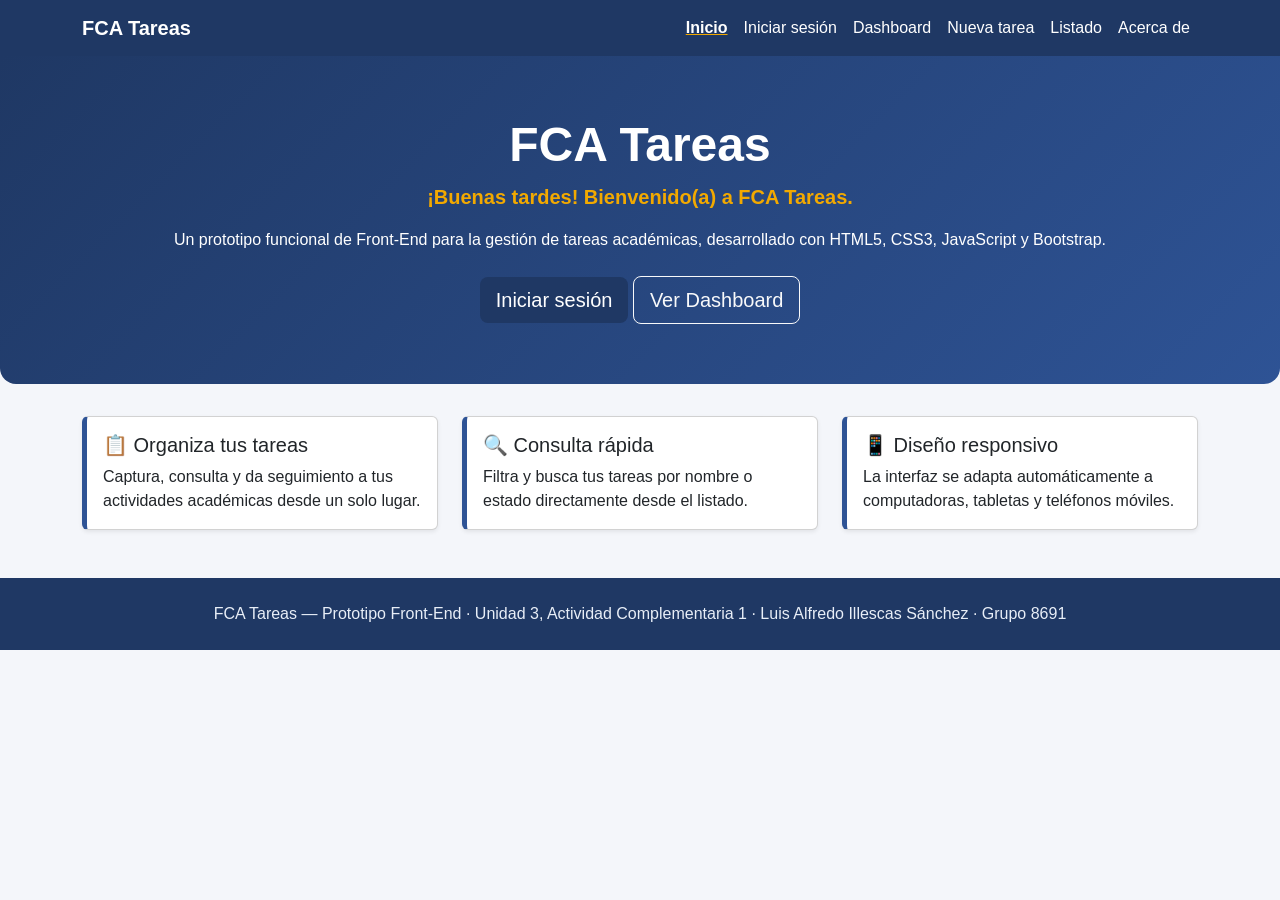
<file: index.html>
<!DOCTYPE html>
<html lang="es">
<head>
  <meta charset="UTF-8" />
  <meta name="viewport" content="width=device-width, initial-scale=1.0" />
  <title>FCA Tareas — Inicio</title>
  <link rel="stylesheet" href="https://cdnjs.cloudflare.com/ajax/libs/bootstrap/5.3.3/css/bootstrap.min.css">
  <link rel="stylesheet" href="css/style.css">
</head>
<body>

  <nav class="navbar navbar-expand-lg navbar-fca">
    <div class="container">
      <a class="navbar-brand fw-bold" href="index.html">FCA Tareas</a>
      <button class="navbar-toggler" type="button" data-bs-toggle="collapse" data-bs-target="#navMenu">
        <span class="navbar-toggler-icon"></span>
      </button>
      <div class="collapse navbar-collapse" id="navMenu">
        <ul class="navbar-nav ms-auto">
          <li class="nav-item"><a class="nav-link active" href="index.html">Inicio</a></li>
          <li class="nav-item"><a class="nav-link" href="login.html">Iniciar sesión</a></li>
          <li class="nav-item"><a class="nav-link" href="dashboard.html">Dashboard</a></li>
          <li class="nav-item"><a class="nav-link" href="formulario.html">Nueva tarea</a></li>
          <li class="nav-item"><a class="nav-link" href="listado.html">Listado</a></li>
          <li class="nav-item"><a class="nav-link" href="acerca.html">Acerca de</a></li>
        </ul>
      </div>
    </div>
  </nav>

  <section class="hero text-center">
    <div class="container">
      <h1 class="display-5 fw-bold">FCA Tareas</h1>
      <p class="lead" id="saludoDinamico">Bienvenido(a) a FCA Tareas.</p>
      <p>Un prototipo funcional de Front-End para la gestión de tareas académicas, desarrollado con HTML5, CSS3, JavaScript y Bootstrap.</p>
      <a href="login.html" class="btn btn-lg btn-fca mt-2">Iniciar sesión</a>
      <a href="dashboard.html" class="btn btn-lg btn-outline-light mt-2">Ver Dashboard</a>
    </div>
  </section>

  <div class="container">
    <div class="row g-4 mb-5">
      <div class="col-md-4">
        <div class="card card-tarea h-100 shadow-sm">
          <div class="card-body">
            <h5 class="card-title">📋 Organiza tus tareas</h5>
            <p class="card-text">Captura, consulta y da seguimiento a tus actividades académicas desde un solo lugar.</p>
          </div>
        </div>
      </div>
      <div class="col-md-4">
        <div class="card card-tarea h-100 shadow-sm">
          <div class="card-body">
            <h5 class="card-title">🔍 Consulta rápida</h5>
            <p class="card-text">Filtra y busca tus tareas por nombre o estado directamente desde el listado.</p>
          </div>
        </div>
      </div>
      <div class="col-md-4">
        <div class="card card-tarea h-100 shadow-sm">
          <div class="card-body">
            <h5 class="card-title">📱 Diseño responsivo</h5>
            <p class="card-text">La interfaz se adapta automáticamente a computadoras, tabletas y teléfonos móviles.</p>
          </div>
        </div>
      </div>
    </div>
  </div>

  <footer class="text-center">
    <div class="container">
      <p class="mb-0">FCA Tareas — Prototipo Front-End · Unidad 3, Actividad Complementaria 1 · Luis Alfredo Illescas Sánchez · Grupo 8691</p>
    </div>
  </footer>

  <script src="https://cdnjs.cloudflare.com/ajax/libs/bootstrap/5.3.3/js/bootstrap.bundle.min.js"></script>
  <script src="js/script.js"></script>
</body>
</html>
</file>
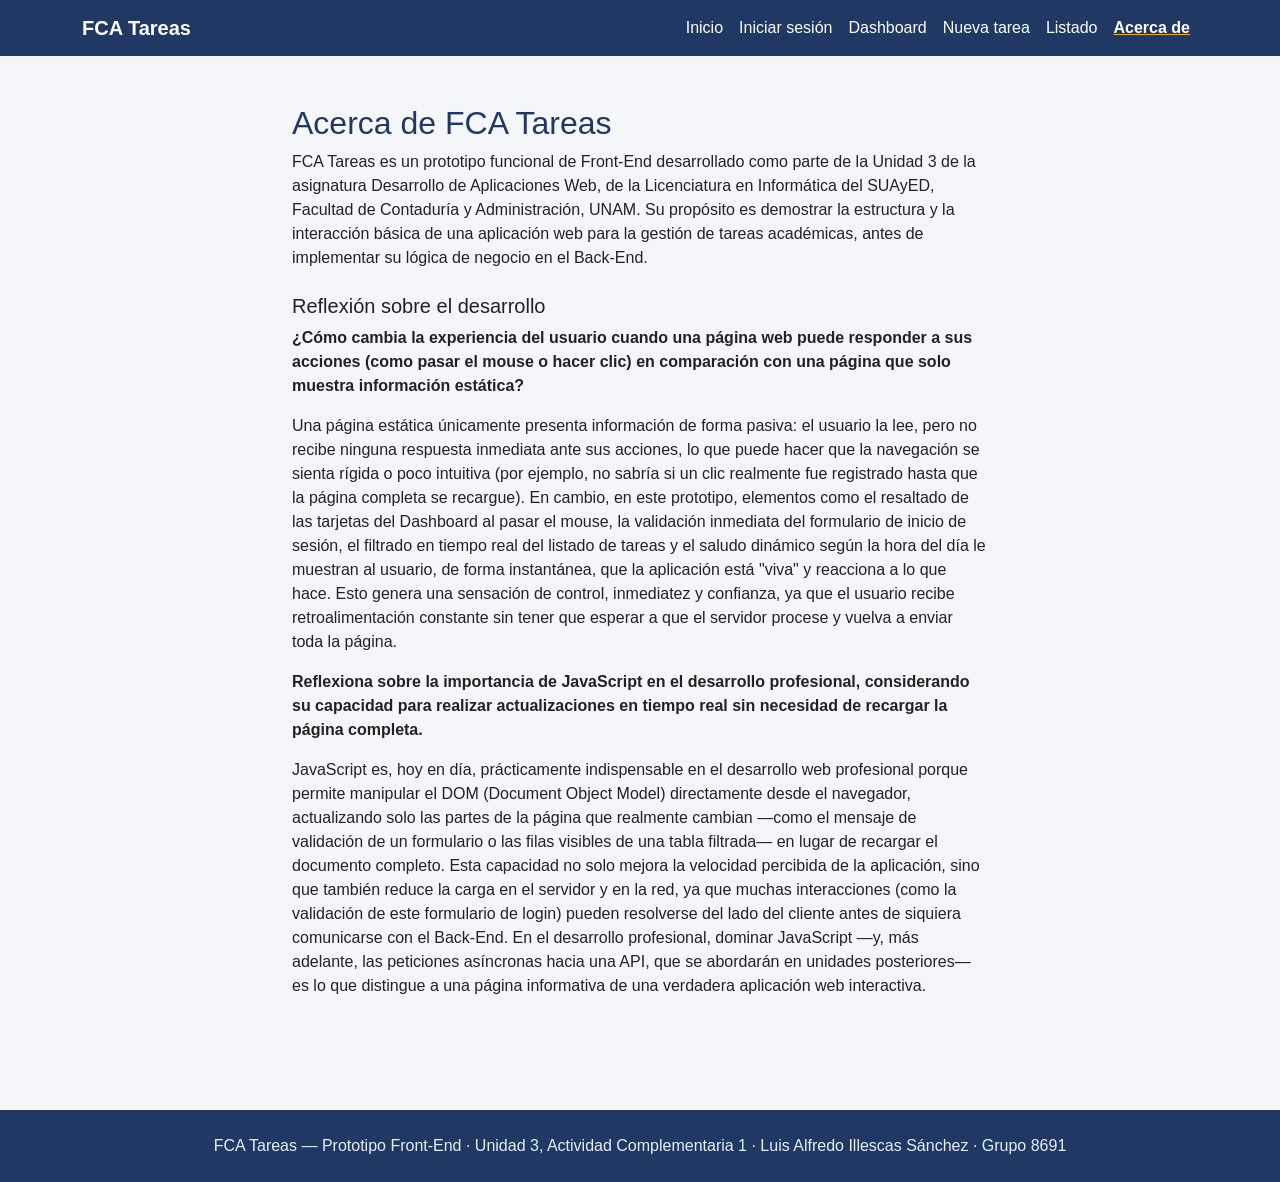
<file: acerca.html>
<!DOCTYPE html>
<html lang="es">
<head>
  <meta charset="UTF-8" />
  <meta name="viewport" content="width=device-width, initial-scale=1.0" />
  <title>FCA Tareas — Acerca de</title>
  <link rel="stylesheet" href="https://cdnjs.cloudflare.com/ajax/libs/bootstrap/5.3.3/css/bootstrap.min.css">
  <link rel="stylesheet" href="css/style.css">
</head>
<body>

  <nav class="navbar navbar-expand-lg navbar-fca">
    <div class="container">
      <a class="navbar-brand fw-bold" href="index.html">FCA Tareas</a>
      <button class="navbar-toggler" type="button" data-bs-toggle="collapse" data-bs-target="#navMenu">
        <span class="navbar-toggler-icon"></span>
      </button>
      <div class="collapse navbar-collapse" id="navMenu">
        <ul class="navbar-nav ms-auto">
          <li class="nav-item"><a class="nav-link" href="index.html">Inicio</a></li>
          <li class="nav-item"><a class="nav-link" href="login.html">Iniciar sesión</a></li>
          <li class="nav-item"><a class="nav-link" href="dashboard.html">Dashboard</a></li>
          <li class="nav-item"><a class="nav-link" href="formulario.html">Nueva tarea</a></li>
          <li class="nav-item"><a class="nav-link" href="listado.html">Listado</a></li>
          <li class="nav-item"><a class="nav-link active" href="acerca.html">Acerca de</a></li>
        </ul>
      </div>
    </div>
  </nav>

  <div class="container py-5" style="max-width:720px;">
    <h2 style="color:var(--azul-fca);">Acerca de FCA Tareas</h2>
    <p>
      FCA Tareas es un prototipo funcional de Front-End desarrollado como parte de la Unidad 3 de la asignatura
      Desarrollo de Aplicaciones Web, de la Licenciatura en Informática del SUAyED, Facultad de Contaduría y
      Administración, UNAM. Su propósito es demostrar la estructura y la interacción básica de una aplicación web
      para la gestión de tareas académicas, antes de implementar su lógica de negocio en el Back-End.
    </p>
    <h5 class="mt-4">Reflexión sobre el desarrollo</h5>
    <p>
      <strong>¿Cómo cambia la experiencia del usuario cuando una página web puede responder a sus acciones
      (como pasar el mouse o hacer clic) en comparación con una página que solo muestra información estática?</strong>
    </p>
    <p>
      Una página estática únicamente presenta información de forma pasiva: el usuario la lee, pero no recibe
      ninguna respuesta inmediata ante sus acciones, lo que puede hacer que la navegación se sienta rígida o poco
      intuitiva (por ejemplo, no sabría si un clic realmente fue registrado hasta que la página completa se
      recargue). En cambio, en este prototipo, elementos como el resaltado de las tarjetas del Dashboard al pasar
      el mouse, la validación inmediata del formulario de inicio de sesión, el filtrado en tiempo real del listado
      de tareas y el saludo dinámico según la hora del día le muestran al usuario, de forma instantánea, que la
      aplicación está "viva" y reacciona a lo que hace. Esto genera una sensación de control, inmediatez y
      confianza, ya que el usuario recibe retroalimentación constante sin tener que esperar a que el servidor
      procese y vuelva a enviar toda la página.
    </p>
    <p>
      <strong>Reflexiona sobre la importancia de JavaScript en el desarrollo profesional, considerando su
      capacidad para realizar actualizaciones en tiempo real sin necesidad de recargar la página completa.</strong>
    </p>
    <p>
      JavaScript es, hoy en día, prácticamente indispensable en el desarrollo web profesional porque permite
      manipular el DOM (Document Object Model) directamente desde el navegador, actualizando solo las partes de
      la página que realmente cambian —como el mensaje de validación de un formulario o las filas visibles de una
      tabla filtrada— en lugar de recargar el documento completo. Esta capacidad no solo mejora la velocidad
      percibida de la aplicación, sino que también reduce la carga en el servidor y en la red, ya que muchas
      interacciones (como la validación de este formulario de login) pueden resolverse del lado del cliente antes
      de siquiera comunicarse con el Back-End. En el desarrollo profesional, dominar JavaScript —y, más adelante,
      las peticiones asíncronas hacia una API, que se abordarán en unidades posteriores— es lo que distingue a una
      página informativa de una verdadera aplicación web interactiva.
    </p>
  </div>

  <footer class="text-center">
    <div class="container">
      <p class="mb-0">FCA Tareas — Prototipo Front-End · Unidad 3, Actividad Complementaria 1 · Luis Alfredo Illescas Sánchez · Grupo 8691</p>
    </div>
  </footer>

  <script src="https://cdnjs.cloudflare.com/ajax/libs/bootstrap/5.3.3/js/bootstrap.bundle.min.js"></script>
  <script src="js/script.js"></script>
</body>
</html>
</file>
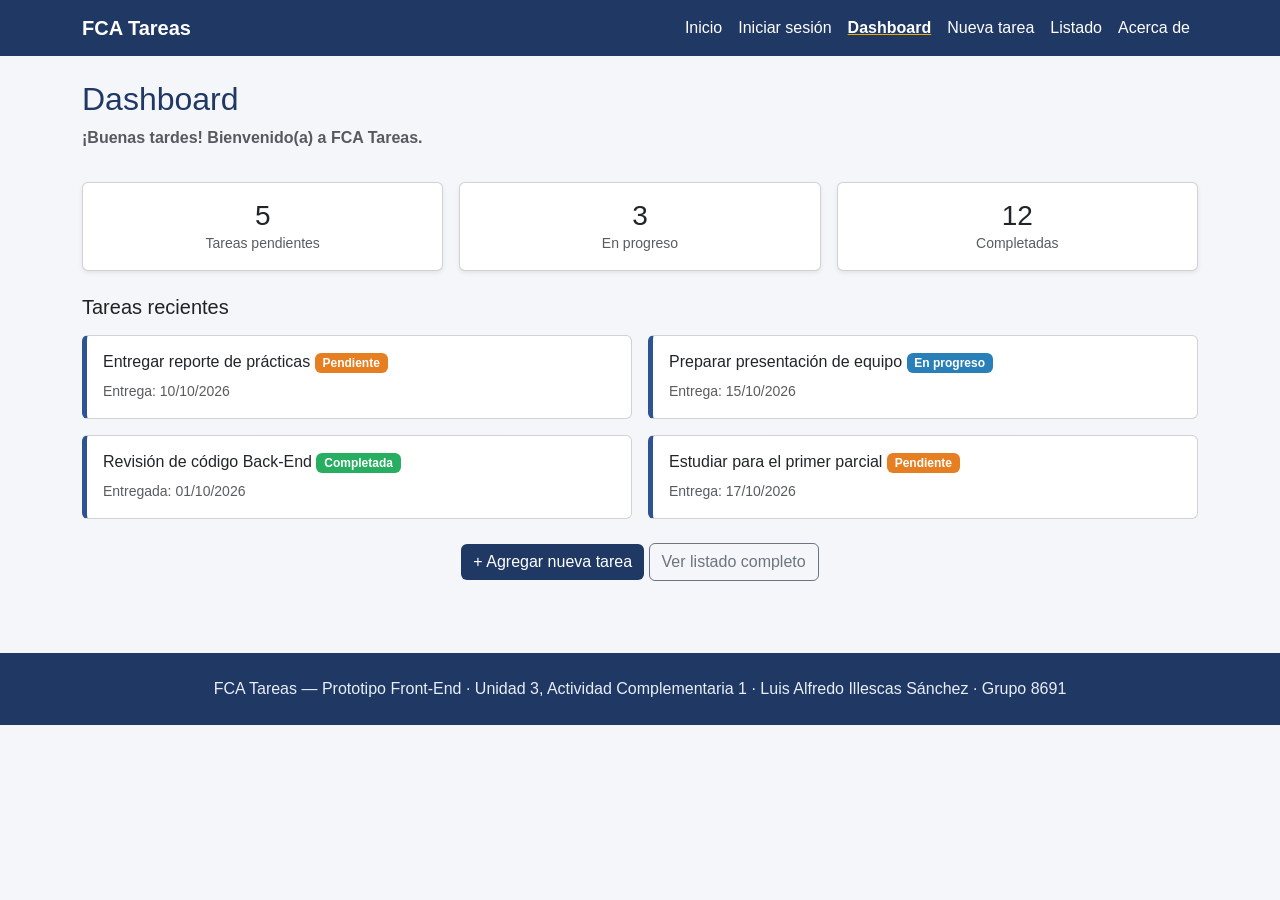
<file: dashboard.html>
<!DOCTYPE html>
<html lang="es">
<head>
  <meta charset="UTF-8" />
  <meta name="viewport" content="width=device-width, initial-scale=1.0" />
  <title>FCA Tareas — Dashboard</title>
  <link rel="stylesheet" href="https://cdnjs.cloudflare.com/ajax/libs/bootstrap/5.3.3/css/bootstrap.min.css">
  <link rel="stylesheet" href="css/style.css">
</head>
<body>

  <nav class="navbar navbar-expand-lg navbar-fca">
    <div class="container">
      <a class="navbar-brand fw-bold" href="index.html">FCA Tareas</a>
      <button class="navbar-toggler" type="button" data-bs-toggle="collapse" data-bs-target="#navMenu">
        <span class="navbar-toggler-icon"></span>
      </button>
      <div class="collapse navbar-collapse" id="navMenu">
        <ul class="navbar-nav ms-auto">
          <li class="nav-item"><a class="nav-link" href="index.html">Inicio</a></li>
          <li class="nav-item"><a class="nav-link" href="login.html">Iniciar sesión</a></li>
          <li class="nav-item"><a class="nav-link active" href="dashboard.html">Dashboard</a></li>
          <li class="nav-item"><a class="nav-link" href="formulario.html">Nueva tarea</a></li>
          <li class="nav-item"><a class="nav-link" href="listado.html">Listado</a></li>
          <li class="nav-item"><a class="nav-link" href="acerca.html">Acerca de</a></li>
        </ul>
      </div>
    </div>
  </nav>

  <div class="container py-4">
    <h2 style="color:var(--azul-fca);">Dashboard</h2>
    <p class="text-muted" id="saludoDinamico">Resumen general de tus tareas académicas.</p>

    <div class="row g-3 my-3">
      <div class="col-md-4">
        <div class="card text-center p-3 shadow-sm">
          <h3 class="mb-0">5</h3>
          <small class="text-muted">Tareas pendientes</small>
        </div>
      </div>
      <div class="col-md-4">
        <div class="card text-center p-3 shadow-sm">
          <h3 class="mb-0">3</h3>
          <small class="text-muted">En progreso</small>
        </div>
      </div>
      <div class="col-md-4">
        <div class="card text-center p-3 shadow-sm">
          <h3 class="mb-0">12</h3>
          <small class="text-muted">Completadas</small>
        </div>
      </div>
    </div>

    <h5 class="mt-4 mb-3">Tareas recientes</h5>
    <div class="row g-3">
      <div class="col-md-6">
        <div class="card card-tarea p-3">
          <h6>Entregar reporte de prácticas <span class="badge badge-pendiente">Pendiente</span></h6>
          <small class="text-muted">Entrega: 10/10/2026</small>
        </div>
      </div>
      <div class="col-md-6">
        <div class="card card-tarea p-3">
          <h6>Preparar presentación de equipo <span class="badge badge-progreso">En progreso</span></h6>
          <small class="text-muted">Entrega: 15/10/2026</small>
        </div>
      </div>
      <div class="col-md-6">
        <div class="card card-tarea p-3">
          <h6>Revisión de código Back-End <span class="badge badge-completada">Completada</span></h6>
          <small class="text-muted">Entregada: 01/10/2026</small>
        </div>
      </div>
      <div class="col-md-6">
        <div class="card card-tarea p-3">
          <h6>Estudiar para el primer parcial <span class="badge badge-pendiente">Pendiente</span></h6>
          <small class="text-muted">Entrega: 17/10/2026</small>
        </div>
      </div>
    </div>

    <div class="text-center mt-4">
      <a href="formulario.html" class="btn btn-fca">+ Agregar nueva tarea</a>
      <a href="listado.html" class="btn btn-outline-secondary">Ver listado completo</a>
    </div>
  </div>

  <footer class="text-center">
    <div class="container">
      <p class="mb-0">FCA Tareas — Prototipo Front-End · Unidad 3, Actividad Complementaria 1 · Luis Alfredo Illescas Sánchez · Grupo 8691</p>
    </div>
  </footer>

  <script src="https://cdnjs.cloudflare.com/ajax/libs/bootstrap/5.3.3/js/bootstrap.bundle.min.js"></script>
  <script src="js/script.js"></script>
</body>
</html>
</file>
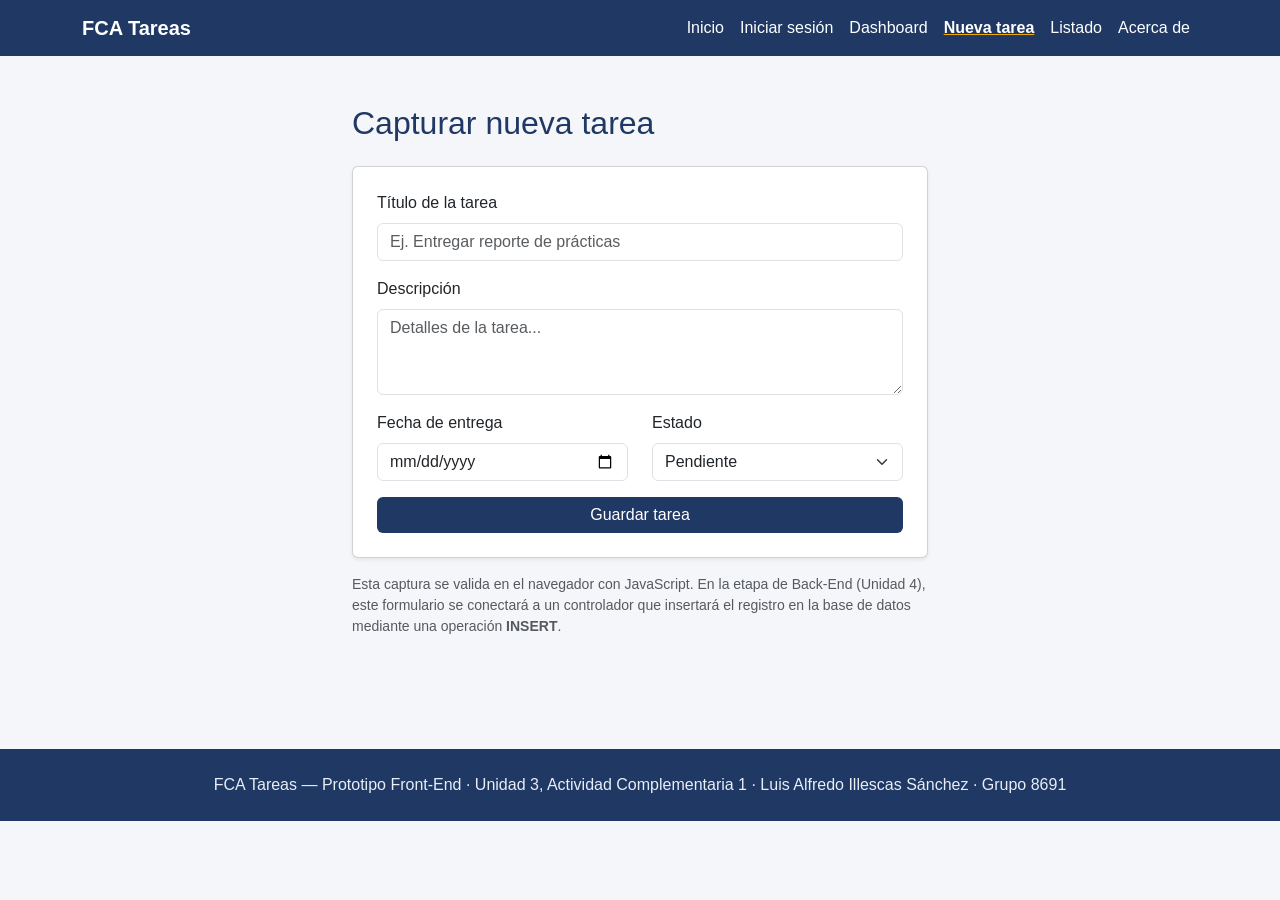
<file: formulario.html>
<!DOCTYPE html>
<html lang="es">
<head>
  <meta charset="UTF-8" />
  <meta name="viewport" content="width=device-width, initial-scale=1.0" />
  <title>FCA Tareas — Nueva tarea</title>
  <link rel="stylesheet" href="https://cdnjs.cloudflare.com/ajax/libs/bootstrap/5.3.3/css/bootstrap.min.css">
  <link rel="stylesheet" href="css/style.css">
</head>
<body>

  <nav class="navbar navbar-expand-lg navbar-fca">
    <div class="container">
      <a class="navbar-brand fw-bold" href="index.html">FCA Tareas</a>
      <button class="navbar-toggler" type="button" data-bs-toggle="collapse" data-bs-target="#navMenu">
        <span class="navbar-toggler-icon"></span>
      </button>
      <div class="collapse navbar-collapse" id="navMenu">
        <ul class="navbar-nav ms-auto">
          <li class="nav-item"><a class="nav-link" href="index.html">Inicio</a></li>
          <li class="nav-item"><a class="nav-link" href="login.html">Iniciar sesión</a></li>
          <li class="nav-item"><a class="nav-link" href="dashboard.html">Dashboard</a></li>
          <li class="nav-item"><a class="nav-link active" href="formulario.html">Nueva tarea</a></li>
          <li class="nav-item"><a class="nav-link" href="listado.html">Listado</a></li>
          <li class="nav-item"><a class="nav-link" href="acerca.html">Acerca de</a></li>
        </ul>
      </div>
    </div>
  </nav>

  <div class="container py-5" style="max-width:600px;">
    <h2 class="mb-4" style="color:var(--azul-fca);">Capturar nueva tarea</h2>
    <form id="tareaForm" class="card p-4 shadow-sm">
      <div class="mb-3">
        <label for="tituloTarea" class="form-label">Título de la tarea</label>
        <input type="text" class="form-control" id="tituloTarea" placeholder="Ej. Entregar reporte de prácticas">
      </div>
      <div class="mb-3">
        <label for="descripcionTarea" class="form-label">Descripción</label>
        <textarea class="form-control" id="descripcionTarea" rows="3" placeholder="Detalles de la tarea..."></textarea>
      </div>
      <div class="row">
        <div class="col-md-6 mb-3">
          <label for="fechaTarea" class="form-label">Fecha de entrega</label>
          <input type="date" class="form-control" id="fechaTarea">
        </div>
        <div class="col-md-6 mb-3">
          <label for="estadoTarea" class="form-label">Estado</label>
          <select class="form-select" id="estadoTarea">
            <option value="pendiente">Pendiente</option>
            <option value="progreso">En progreso</option>
            <option value="completada">Completada</option>
          </select>
        </div>
      </div>
      <button type="submit" class="btn btn-fca w-100">Guardar tarea</button>
      <div id="tareaResultado" class="d-none"></div>
    </form>
    <p class="text-muted small mt-3">
      Esta captura se valida en el navegador con JavaScript. En la etapa de Back-End (Unidad 4), este formulario se
      conectará a un controlador que insertará el registro en la base de datos mediante una operación
      <strong>INSERT</strong>.
    </p>
  </div>

  <footer class="text-center">
    <div class="container">
      <p class="mb-0">FCA Tareas — Prototipo Front-End · Unidad 3, Actividad Complementaria 1 · Luis Alfredo Illescas Sánchez · Grupo 8691</p>
    </div>
  </footer>

  <script src="https://cdnjs.cloudflare.com/ajax/libs/bootstrap/5.3.3/js/bootstrap.bundle.min.js"></script>
  <script src="js/script.js"></script>
</body>
</html>
</file>
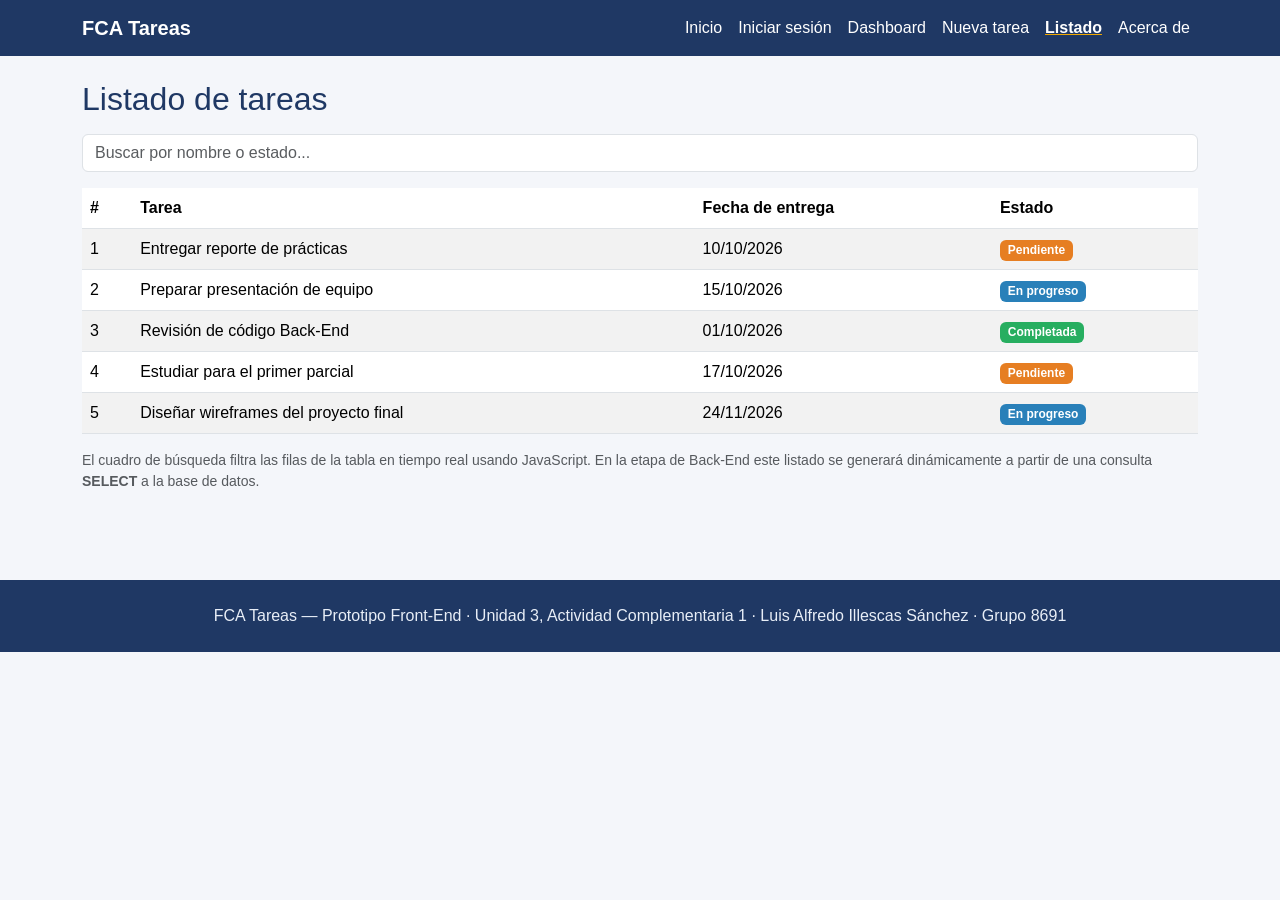
<file: listado.html>
<!DOCTYPE html>
<html lang="es">
<head>
  <meta charset="UTF-8" />
  <meta name="viewport" content="width=device-width, initial-scale=1.0" />
  <title>FCA Tareas — Listado</title>
  <link rel="stylesheet" href="https://cdnjs.cloudflare.com/ajax/libs/bootstrap/5.3.3/css/bootstrap.min.css">
  <link rel="stylesheet" href="css/style.css">
</head>
<body>

  <nav class="navbar navbar-expand-lg navbar-fca">
    <div class="container">
      <a class="navbar-brand fw-bold" href="index.html">FCA Tareas</a>
      <button class="navbar-toggler" type="button" data-bs-toggle="collapse" data-bs-target="#navMenu">
        <span class="navbar-toggler-icon"></span>
      </button>
      <div class="collapse navbar-collapse" id="navMenu">
        <ul class="navbar-nav ms-auto">
          <li class="nav-item"><a class="nav-link" href="index.html">Inicio</a></li>
          <li class="nav-item"><a class="nav-link" href="login.html">Iniciar sesión</a></li>
          <li class="nav-item"><a class="nav-link" href="dashboard.html">Dashboard</a></li>
          <li class="nav-item"><a class="nav-link" href="formulario.html">Nueva tarea</a></li>
          <li class="nav-item"><a class="nav-link active" href="listado.html">Listado</a></li>
          <li class="nav-item"><a class="nav-link" href="acerca.html">Acerca de</a></li>
        </ul>
      </div>
    </div>
  </nav>

  <div class="container py-4">
    <h2 style="color:var(--azul-fca);">Listado de tareas</h2>
    <input type="text" id="filtroListado" class="form-control my-3" placeholder="Buscar por nombre o estado...">

    <table class="table table-striped table-hover" id="tablaListado">
      <thead>
        <tr><th>#</th><th>Tarea</th><th>Fecha de entrega</th><th>Estado</th></tr>
      </thead>
      <tbody>
        <tr><td>1</td><td>Entregar reporte de prácticas</td><td>10/10/2026</td><td><span class="badge badge-pendiente">Pendiente</span></td></tr>
        <tr><td>2</td><td>Preparar presentación de equipo</td><td>15/10/2026</td><td><span class="badge badge-progreso">En progreso</span></td></tr>
        <tr><td>3</td><td>Revisión de código Back-End</td><td>01/10/2026</td><td><span class="badge badge-completada">Completada</span></td></tr>
        <tr><td>4</td><td>Estudiar para el primer parcial</td><td>17/10/2026</td><td><span class="badge badge-pendiente">Pendiente</span></td></tr>
        <tr><td>5</td><td>Diseñar wireframes del proyecto final</td><td>24/11/2026</td><td><span class="badge badge-progreso">En progreso</span></td></tr>
      </tbody>
    </table>
    <p class="text-muted small">
      El cuadro de búsqueda filtra las filas de la tabla en tiempo real usando JavaScript. En la etapa de Back-End
      este listado se generará dinámicamente a partir de una consulta <strong>SELECT</strong> a la base de datos.
    </p>
  </div>

  <footer class="text-center">
    <div class="container">
      <p class="mb-0">FCA Tareas — Prototipo Front-End · Unidad 3, Actividad Complementaria 1 · Luis Alfredo Illescas Sánchez · Grupo 8691</p>
    </div>
  </footer>

  <script src="https://cdnjs.cloudflare.com/ajax/libs/bootstrap/5.3.3/js/bootstrap.bundle.min.js"></script>
  <script src="js/script.js"></script>
</body>
</html>
</file>
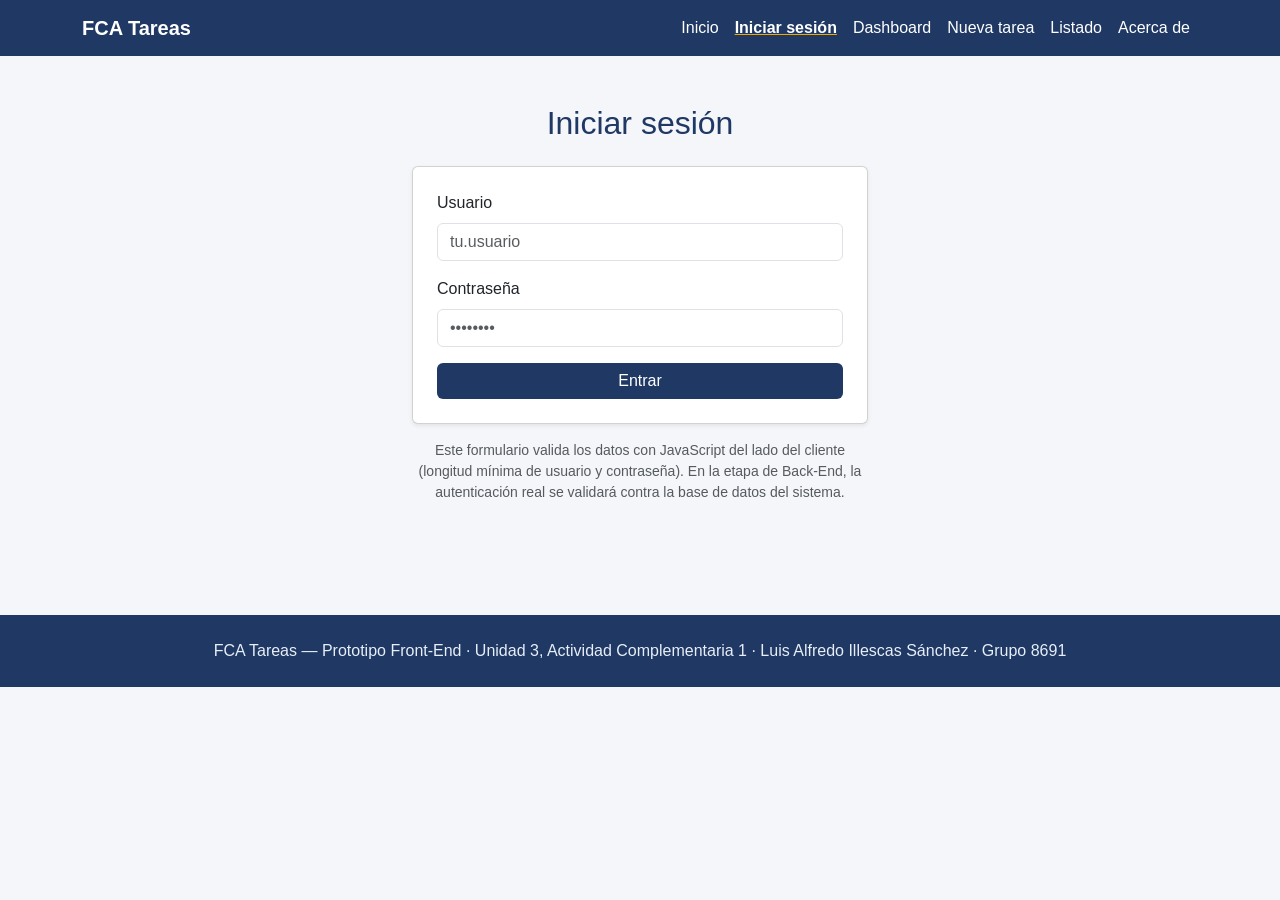
<file: login.html>
<!DOCTYPE html>
<html lang="es">
<head>
  <meta charset="UTF-8" />
  <meta name="viewport" content="width=device-width, initial-scale=1.0" />
  <title>FCA Tareas — Iniciar sesión</title>
  <link rel="stylesheet" href="https://cdnjs.cloudflare.com/ajax/libs/bootstrap/5.3.3/css/bootstrap.min.css">
  <link rel="stylesheet" href="css/style.css">
</head>
<body>

  <nav class="navbar navbar-expand-lg navbar-fca">
    <div class="container">
      <a class="navbar-brand fw-bold" href="index.html">FCA Tareas</a>
      <button class="navbar-toggler" type="button" data-bs-toggle="collapse" data-bs-target="#navMenu">
        <span class="navbar-toggler-icon"></span>
      </button>
      <div class="collapse navbar-collapse" id="navMenu">
        <ul class="navbar-nav ms-auto">
          <li class="nav-item"><a class="nav-link" href="index.html">Inicio</a></li>
          <li class="nav-item"><a class="nav-link active" href="login.html">Iniciar sesión</a></li>
          <li class="nav-item"><a class="nav-link" href="dashboard.html">Dashboard</a></li>
          <li class="nav-item"><a class="nav-link" href="formulario.html">Nueva tarea</a></li>
          <li class="nav-item"><a class="nav-link" href="listado.html">Listado</a></li>
          <li class="nav-item"><a class="nav-link" href="acerca.html">Acerca de</a></li>
        </ul>
      </div>
    </div>
  </nav>

  <div class="container py-5" style="max-width:480px;">
    <h2 class="text-center mb-4" style="color:var(--azul-fca);">Iniciar sesión</h2>
    <form id="loginForm" class="card p-4 shadow-sm" novalidate>
      <div class="mb-3">
        <label for="usuario" class="form-label">Usuario</label>
        <input type="text" class="form-control" id="usuario" placeholder="tu.usuario">
      </div>
      <div class="mb-3">
        <label for="password" class="form-label">Contraseña</label>
        <input type="password" class="form-control" id="password" placeholder="••••••••">
      </div>
      <button type="submit" class="btn btn-fca w-100">Entrar</button>
      <div id="loginResultado" class="d-none"></div>
    </form>
    <p class="text-muted mt-3 small text-center">
      Este formulario valida los datos con JavaScript del lado del cliente (longitud mínima de usuario y
      contraseña). En la etapa de Back-End, la autenticación real se validará contra la base de datos del sistema.
    </p>
  </div>

  <footer class="text-center">
    <div class="container">
      <p class="mb-0">FCA Tareas — Prototipo Front-End · Unidad 3, Actividad Complementaria 1 · Luis Alfredo Illescas Sánchez · Grupo 8691</p>
    </div>
  </footer>

  <script src="https://cdnjs.cloudflare.com/ajax/libs/bootstrap/5.3.3/js/bootstrap.bundle.min.js"></script>
  <script src="js/script.js"></script>
</body>
</html>
</file>
<file: css/style.css>
:root {
  --azul-fca: #1F3864;
  --azul-claro: #2E5395;
  --acento: #F2A900;
}

body {
  font-family: "Segoe UI", Arial, sans-serif;
  background: #f4f6fa;
  color: #222;
}

.navbar-fca {
  background: var(--azul-fca) !important;
}

.navbar-fca .navbar-brand,
.navbar-fca .nav-link {
  color: #fff !important;
}

.navbar-fca .nav-link:hover {
  color: var(--acento) !important;
}

.navbar-fca .nav-link.active {
  font-weight: bold;
  text-decoration: underline;
  text-decoration-color: var(--acento);
}

.hero {
  background: linear-gradient(135deg, var(--azul-fca), var(--azul-claro));
  color: #fff;
  padding: 60px 20px;
  border-radius: 0 0 16px 16px;
  margin-bottom: 32px;
}

.card-tarea {
  transition: transform 0.15s ease, box-shadow 0.15s ease;
  border-left: 5px solid var(--azul-claro);
}

.card-tarea:hover {
  transform: translateY(-4px);
  box-shadow: 0 8px 20px rgba(0,0,0,0.12);
}

.btn-fca {
  background: var(--azul-fca);
  color: #fff;
  border: none;
}

.btn-fca:hover {
  background: var(--azul-claro);
  color: #fff;
}

footer {
  background: var(--azul-fca);
  color: #e8eef7;
  padding: 24px 0;
  margin-top: 48px;
}

.badge-pendiente { background: #e67e22; }
.badge-progreso { background: #2980b9; }
.badge-completada { background: #27ae60; }

.is-invalid-msg {
  color: #c0392b;
  font-size: 0.85em;
}

#saludoDinamico {
  font-weight: 600;
  color: var(--acento);
}
</file>
